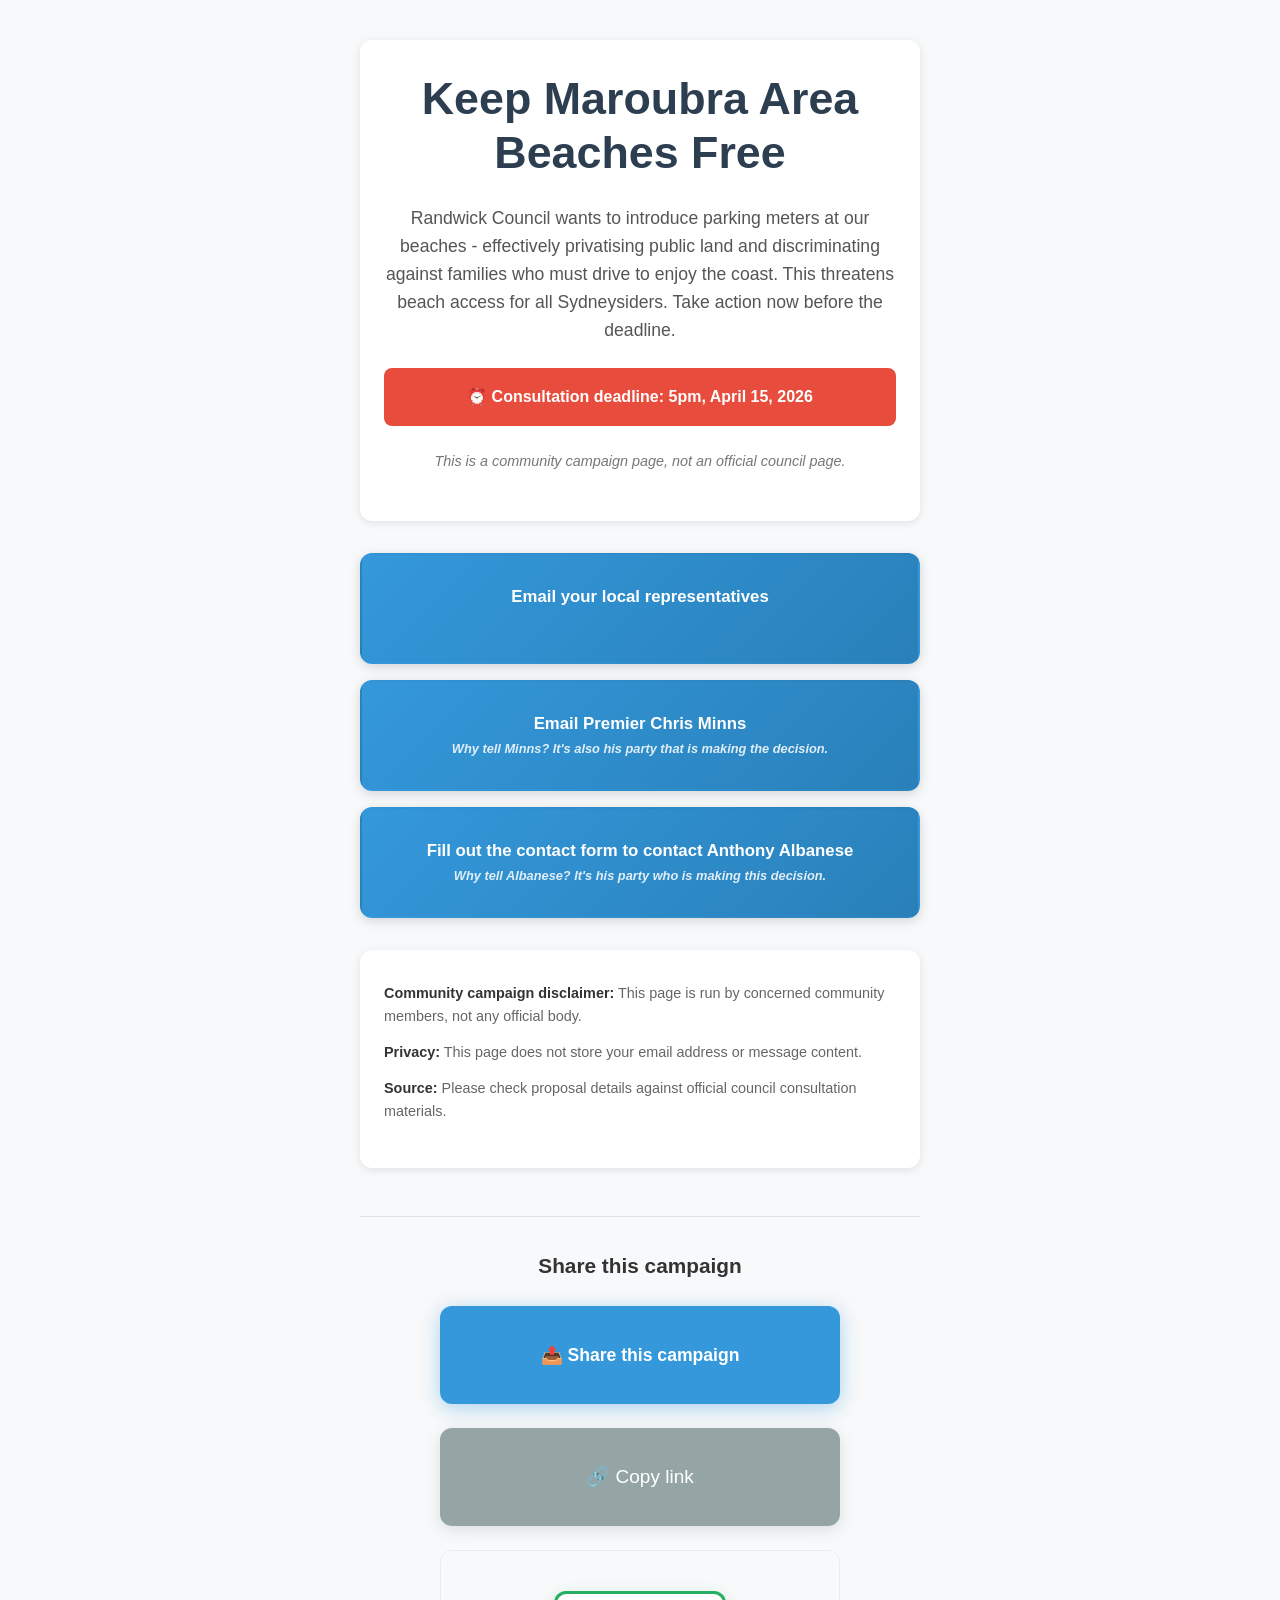
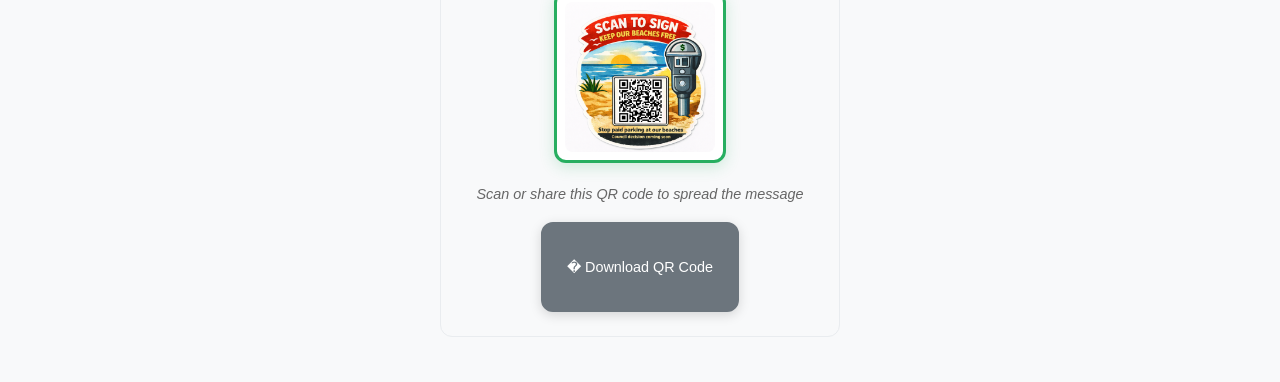
<file: index.html>
<!DOCTYPE html>
<html lang="en">
<head>
    <meta charset="UTF-8">
    <meta name="viewport" content="width=device-width, initial-scale=1.0">
    <title>Keep Maroubra Area Beaches Free</title>
    <link rel="stylesheet" href="style.css">
</head>
<body>
    <main class="container">
        <!-- Hero / Intro Section -->
        <header class="hero">
            <h1 id="page-title">Keep Maroubra Area Beaches Free</h1>
            <p id="hero-intro" class="hero-intro">
                Randwick Council wants to introduce parking meters at our beaches - effectively privatising public land and discriminating against families who must drive to enjoy the coast. This threatens beach access for all Sydneysiders. Take action now before the deadline.
            </p>
            <div class="deadline-banner">
                <strong>⏰ Consultation deadline: <span id="deadline">5pm, April 15, 2026</span></strong>
            </div>
            <p id="disclaimer" class="disclaimer">
                <em>This is a community campaign page, not an official council page.</em>
            </p>
        </header>
        
        <!-- Primary Action Buttons -->
        <section class="primary-actions">
            <div class="action-button-group">
                <button id="email-action-btn" class="button primary large with-blurb">
                    <div class="button-content">
                        <span class="button-text">Email your local representatives</span>
                        <span class="button-blurb">&nbsp;</span>
                    </div>
                </button>
            </div>
            
            <div class="action-button-group">
                <button id="email-minns-btn" class="button primary large with-blurb">
                    <div class="button-content">
                        <span class="button-text">Email Premier Chris Minns</span>
                        <span class="button-blurb">Why tell Minns? It's also his party that is making the decision.</span>
                    </div>
                </button>
            </div>
            
            <div class="action-button-group">
                <button id="email-albanese-btn" class="button primary large with-blurb">
                    <div class="button-content">
                        <span class="button-text">Fill out the contact form to contact Anthony Albanese</span>
                        <span class="button-blurb">Why tell Albanese? It's his party who is making this decision.</span>
                    </div>
                </button>
            </div>
        </section>
        
                
        <!-- Location Lookup Section -->
        <section id="location-section" class="location-section" style="display: none;">
            <h2>Find your representatives</h2>
            <p id="location-intro">Select your suburb to see who you can contact:</p>
            
            <div class="lookup-methods">
                <div class="lookup-method">
                    <label for="suburb-select">Select suburb:</label>
                    <select id="suburb-select">
                        <option value="">Choose your suburb...</option>
                    </select>
                </div>
            </div>
            
            <div id="location-results" class="location-results">
                <!-- Results will be populated by JavaScript -->
            </div>
        </section>
        
        <!-- Concern Selection Section -->
        <section id="concern-section" class="concern-section" style="display: none;">
            <h2>What's your main concern?</h2>
            <div class="concern-grid">
                <button class="concern-button" data-concern="access">
                    <span class="concern-icon">🏖️</span>
                    <span class="concern-text">Beach access should stay affordable</span>
                </button>
                <button class="concern-button" data-concern="families">
                    <span class="concern-icon">👨‍👩‍👧‍👦</span>
                    <span class="concern-text">This unfairly affects families and casual visitors</span>
                </button>
                <button class="concern-button" data-concern="streets">
                    <span class="concern-icon">🏠</span>
                    <span class="concern-text">It may push parking pressure into nearby streets</span>
                </button>
                <button class="concern-button" data-concern="business">
                    <span class="concern-icon">🏪</span>
                    <span class="concern-text">It risks harming local businesses and community use</span>
                </button>
                <button class="concern-button" data-concern="alternatives">
                    <span class="concern-icon">💡</span>
                    <span class="concern-text">I support other solutions instead</span>
                </button>
            </div>
        </section>
        
        <!-- Email Action Section -->
        <section id="email-section" class="email-section" style="display: none;">
            <h2>Ready to send your email?</h2>
            <div id="email-preview" class="email-preview">
                <div class="preview-header">
                    <strong>To:</strong> <span id="preview-recipient">-</span><br>
                    <strong>Subject:</strong> <span id="preview-subject">-</span>
                </div>
                <div class="preview-body">
                    <div id="preview-content">-</div>
                </div>
            </div>
            <button id="open-email-btn" class="button primary large action-button">
                <span class="button-text">Open email draft</span>
            </button>
        </section>
        
                
        <!-- Footer / Trust Section -->
        <footer class="footer">
            <div class="footer-content">
                <p><strong>Community campaign disclaimer:</strong> This page is run by concerned community members, not any official body.</p>
                <p><strong>Privacy:</strong> This page does not store your email address or message content.</p>
                <p><strong>Source:</strong> Please check proposal details against official council consultation materials.</p>
            </div>
        </footer>
        
        <!-- Spread the Message Section -->
        <div class="spread-message-section">
            <h3>Share this campaign</h3>
            <div class="social-sharing">
                <!-- Primary Action: Native Share -->
                <button onclick="shareCampaign()" class="button primary large share-button">
                    📤 Share this campaign
                </button>
                
                <!-- Secondary Action: Copy Link -->
                <button onclick="copyLink()" class="button secondary large copy-link-button" id="copyLinkBtn">
                    🔗 Copy link
                </button>
                
                <!-- QR Code Section -->
                <div class="qr-code-section">
                    <div class="qr-code-preview">
                        <a href="Meterless-beaches.png" download="Meterless-beaches.png" class="qr-code-link" title="Click to download QR code">
                            <img src="Meterless-beaches.png" alt="Keep Maroubra Area Beaches Free - QR Code" class="qr-code-image" id="qrCodeImg">
                        </a>
                        <p class="qr-code-caption">Scan or share this QR code to spread the message</p>
                    </div>
                    <button onclick="downloadQR()" class="button secondary small download-qr-button">
                        � Download QR Code
                    </button>
                </div>
                
                <!-- Fallback Share Buttons (hidden by default) -->
                <div id="fallbackShare" class="fallback-share" style="display:none;">
                    <p class="fallback-text">Or share on social media:</p>
                    <div class="social-buttons">
                        <a href="#" onclick="shareToSocial('facebook')" class="social-button facebook">
                            <span class="social-icon">📘</span>
                            Facebook
                        </a>
                        <a href="#" onclick="shareToSocial('twitter')" class="social-button twitter">
                            <span class="social-icon">🐦</span>
                            Twitter
                        </a>
                        <a href="#" onclick="shareToSocial('whatsapp')" class="social-button whatsapp">
                            <span class="social-icon">💬</span>
                            WhatsApp
                        </a>
                        <a href="#" onclick="shareToSocial('telegram')" class="social-button telegram">
                            <span class="social-icon">✈️</span>
                            Telegram
                        </a>
                    </div>
                </div>
            </div>
        </div>
    </main>
    
    <script src="config.js"></script>
    <script src="script.js"></script>
        
    </body>
</html>
</file>
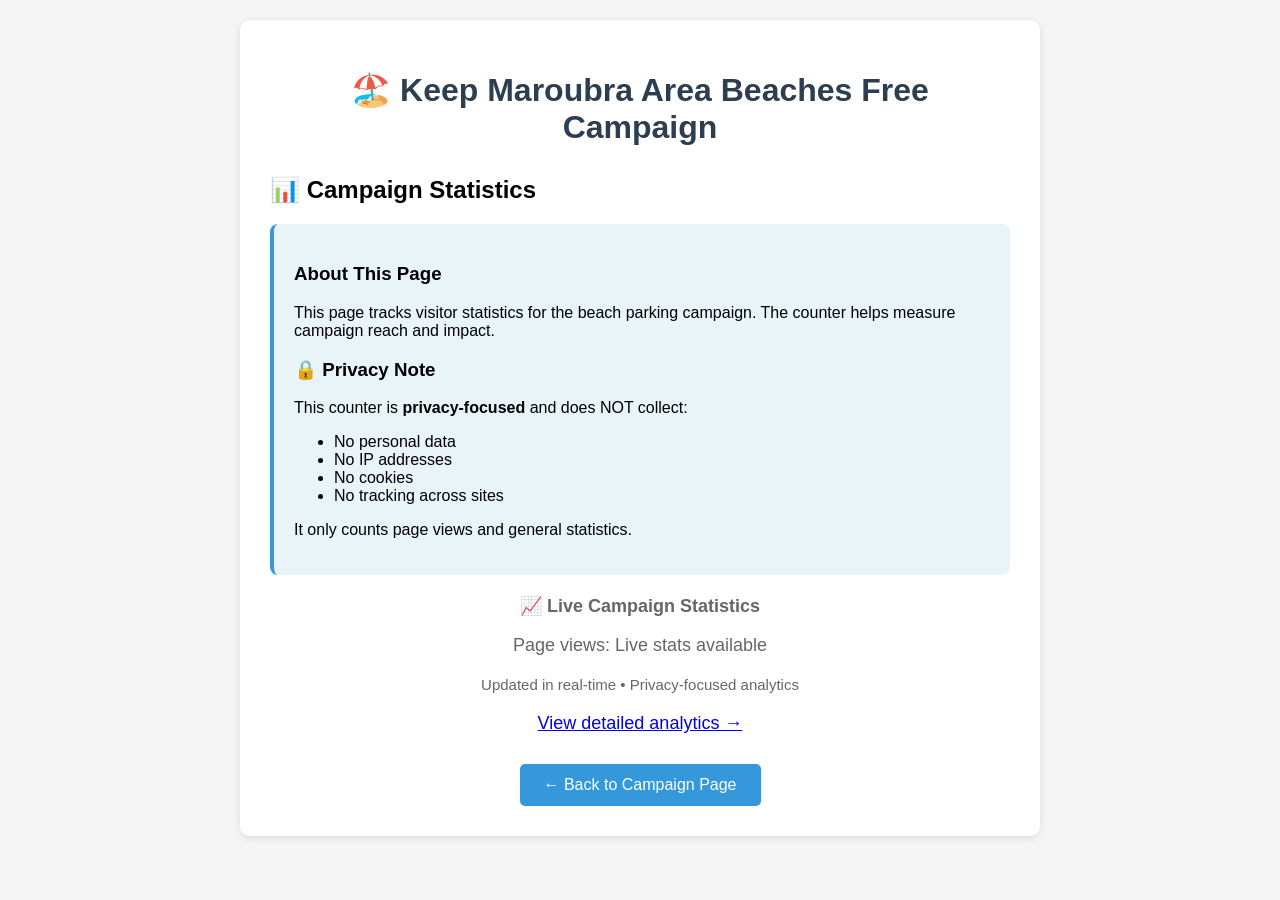
<file: hits.html>
<!DOCTYPE html>
<html lang="en">
<head>
    <meta charset="UTF-8">
    <meta name="viewport" content="width=device-width, initial-scale=1.0">
    <title>Campaign Statistics</title>
    <style>
        body {
            font-family: Arial, sans-serif;
            max-width: 800px;
            margin: 0 auto;
            padding: 20px;
            background: #f5f5f5;
        }
        .container {
            background: white;
            padding: 30px;
            border-radius: 10px;
            box-shadow: 0 2px 10px rgba(0,0,0,0.1);
        }
        h1 {
            color: #2c3e50;
            text-align: center;
            margin-bottom: 30px;
        }
        .stats-info {
            background: #e8f4f8;
            padding: 20px;
            border-radius: 8px;
            margin: 20px 0;
            border-left: 4px solid #3498db;
        }
        .link-back {
            text-align: center;
            margin-top: 30px;
        }
        .link-back a {
            display: inline-block;
            background: #3498db;
            color: white;
            padding: 12px 24px;
            text-decoration: none;
            border-radius: 5px;
            transition: background 0.3s;
        }
        .link-back a:hover {
            background: #2980b9;
        }
        .counter-info {
            text-align: center;
            font-size: 18px;
            color: #666;
            margin: 20px 0;
        }
    </style>
</head>
<body>
    <div class="container">
        <h1>🏖️ Keep Maroubra Area Beaches Free Campaign</h1>
        <h2>📊 Campaign Statistics</h2>
        
        <div class="stats-info">
            <h3>About This Page</h3>
            <p>This page tracks visitor statistics for the beach parking campaign. The counter helps measure campaign reach and impact.</p>
            
            <h3>🔒 Privacy Note</h3>
            <p>This counter is <strong>privacy-focused</strong> and does NOT collect:</p>
            <ul>
                <li>No personal data</li>
                <li>No IP addresses</li>
                <li>No cookies</li>
                <li>No tracking across sites</li>
            </ul>
            <p>It only counts page views and general statistics.</p>
        </div>
        
        <div class="counter-info">
            <p>📈 <strong>Live Campaign Statistics</strong></p>
            <p>Page views: <span id="hit-count">Loading...</span></p>
            <p><small>Updated in real-time • Privacy-focused analytics</small></p>
            <p><a href="https://meterlessbeaches.goatcounter.com/" target="_blank">View detailed analytics →</a></p>
        </div>
        
        <div class="link-back">
            <a href="index.html">← Back to Campaign Page</a>
        </div>
    </div>
    
    <!-- GoatCounter - Privacy-focused hit counter -->
    <script data-goatcounter="https://meterlessbeaches.goatcounter.com/count"
            async src="//gc.zgo.at/count.js"></script>
    
    <script>
        // Fetch and display live hit count
        async function updateHitCount() {
            try {
                // GoatCounter API endpoint
                const response = await fetch('https://meterlessbeaches.goatcounter.com/api/v0/counters/hits/html');
                const text = await response.text();
                
                // Extract the count from the HTML response
                const match = text.match(/<h1>(\d+)<\/h1>/);
                if (match) {
                    document.getElementById('hit-count').textContent = match[1];
                } else {
                    document.getElementById('hit-count').textContent = 'Counting...';
                }
            } catch (error) {
                // Fallback if API fails
                document.getElementById('hit-count').textContent = 'Live stats available';
            }
        }
        
        // Update count when page loads
        updateHitCount();
        
        // Update every 30 seconds for live feel
        setInterval(updateHitCount, 30000);
    </script>
</body>
</html>
</file>
<file: style.css>
/* Reset and base styles */
* {
    margin: 0;
    padding: 0;
    box-sizing: border-box;
}

body {
    font-family: -apple-system, BlinkMacSystemFont, 'Segoe UI', Roboto, Oxygen, Ubuntu, Cantarell, sans-serif;
    line-height: 1.6;
    color: #333;
    background-color: #f8f9fa;
}

.container {
    max-width: 600px;
    margin: 0 auto;
    padding: 20px;
}

/* Hide official submission button during email workflow */
.hide-official-submission {
    display: none !important;
}

/* Typography */
h1 {
    font-size: 2.2rem;
    font-weight: 700;
    text-align: center;
    margin-bottom: 1.5rem;
    color: #2c3e50;
    line-height: 1.2;
}

h2 {
    font-size: 1.5rem;
    font-weight: 600;
    margin-bottom: 1rem;
    color: #34495e;
}

p {
    font-size: 1.1rem;
    margin-bottom: 1rem;
    color: #555;
}

/* Hero Section */
.hero {
    text-align: center;
    background: white;
    padding: 2rem 1.5rem;
    border-radius: 12px;
    box-shadow: 0 2px 8px rgba(0,0,0,0.1);
    margin-bottom: 2rem;
}

.hero-intro {
    font-size: 1.1rem;
    margin-bottom: 1.5rem;
    color: #555;
}

.deadline-banner {
    background: #e74c3c;
    color: white;
    padding: 1rem;
    border-radius: 8px;
    margin-bottom: 1.5rem;
    font-weight: 600;
    text-align: center;
}

.disclaimer {
    font-size: 0.9rem;
    color: #777;
    margin-top: 1rem;
}

/* Primary Actions */
.primary-actions {
    display: grid;
    gap: 1rem;
    margin-bottom: 2rem;
}

.action-button-group {
    display: flex;
    flex-direction: column;
    gap: 0.5rem;
}

.button.with-blurb {
    min-height: 80px;
    padding: 1.5rem;
    text-align: center;
    align-items: center;
    justify-content: center;
    gap: 0;
}

.button-content {
    display: flex;
    flex-direction: column;
    gap: 0.4rem;
    flex: 1;
    align-items: center;
    width: 100%;
}

.button.with-blurb .button-text {
    font-weight: 600;
    font-size: 1.05rem;
    line-height: 1.2;
    margin: 0;
}

.button.with-blurb .button-blurb {
    font-size: 0.8rem;
    color: rgba(255, 255, 255, 0.85);
    font-style: italic;
    line-height: 1.3;
    margin: 0;
    padding: 0;
    max-width: 100%;
}

/* Official Consultation Section */
.consultation-section {
    background: white;
    padding: 2rem 1.5rem;
    border-radius: 12px;
    box-shadow: 0 2px 8px rgba(0,0,0,0.1);
    margin-bottom: 2rem;
}

.consultation-card {
    display: flex;
    align-items: flex-start;
    gap: 1.5rem;
    background: #f8f9fa;
    padding: 1.5rem;
    border-radius: 8px;
    border: 2px solid #e9ecef;
}

.consultation-icon {
    font-size: 2.5rem;
    flex-shrink: 0;
}

.consultation-content {
    flex: 1;
}

.consultation-content h3 {
    font-size: 1.3rem;
    font-weight: 600;
    margin-bottom: 0.8rem;
    color: #2c3e50;
}

.consultation-content p {
    font-size: 1rem;
    margin-bottom: 1.2rem;
    color: #555;
    line-height: 1.5;
}

.consultation-content .button {
    align-self: flex-start;
    text-decoration: none;
}

/* Button styles */
.button {
    display: flex;
    align-items: center;
    justify-content: center;
    background: white;
    color: #333;
    text-decoration: none;
    padding: 1.2rem 1.5rem;
    border-radius: 12px;
    box-shadow: 0 3px 12px rgba(0,0,0,0.15);
    transition: all 0.3s ease;
    border: 2px solid transparent;
    min-height: 80px;
    text-align: center;
    cursor: pointer;
    font-family: inherit;
    font-size: 1rem;
}

.button:hover {
    transform: translateY(-2px);
    box-shadow: 0 5px 20px rgba(0,0,0,0.2);
    border-color: #3498db;
}

.button:active {
    transform: translateY(0);
}

.button.primary {
    background: linear-gradient(135deg, #3498db, #2980b9);
    color: white;
    font-weight: 600;
    font-size: 1.2rem;
}

.button.primary:hover {
    background: linear-gradient(135deg, #2980b9, #21618c);
    border-color: #21618c;
}

.button.large {
    padding: 1.5rem 2rem;
    min-height: 90px;
    font-size: 1.2rem;
}

.button-icon {
    font-size: 1.5rem;
    margin-right: 0.5rem;
    flex-shrink: 0;
}

.button-text {
    font-size: 1.1rem;
    font-weight: 500;
}

/* Location Section */
.location-section {
    background: white;
    padding: 2rem 1.5rem;
    border-radius: 12px;
    box-shadow: 0 2px 8px rgba(0,0,0,0.1);
    margin-bottom: 2rem;
}

.lookup-methods {
    display: flex;
    flex-direction: column;
    gap: 1.5rem;
    margin-bottom: 2rem;
}

.lookup-method {
    display: flex;
    flex-direction: column;
    gap: 0.5rem;
}

.lookup-method label {
    font-weight: 600;
    color: #34495e;
}

.lookup-method input,
.lookup-method select {
    padding: 1rem;
    border: 2px solid #e0e0e0;
    border-radius: 8px;
    font-size: 1rem;
    font-family: inherit;
    transition: border-color 0.3s ease;
}

.lookup-method input:focus,
.lookup-method select:focus {
    outline: none;
    border-color: #3498db;
}

.lookup-divider {
    text-align: center;
    color: #777;
    font-weight: 600;
    position: relative;
}

.lookup-divider::before {
    content: '';
    position: absolute;
    top: 50%;
    left: 0;
    right: 0;
    height: 1px;
    background: #e0e0e0;
    z-index: 0;
}

.lookup-divider::after {
    content: 'OR';
    background: white;
    padding: 0 1rem;
    position: relative;
    z-index: 1;
}

/* Location Results */
.location-results {
    background: #f8f9fa;
    padding: 1.5rem;
    border-radius: 8px;
    border: 2px solid #e9ecef;
}

.result-card {
    background: white;
    border: 2px solid #e0e0e0;
    padding: 1.2rem;
    border-radius: 8px;
    margin-bottom: 1rem;
    cursor: pointer;
    transition: all 0.3s ease;
}

.result-card:hover {
    border-color: #3498db;
    transform: translateY(-1px);
    box-shadow: 0 3px 12px rgba(52, 152, 219, 0.2);
}

.result-card.selected {
    background: linear-gradient(135deg, #3498db, #2980b9);
    color: white;
    border-color: #2980b9;
}

.result-title {
    font-weight: 600;
    margin-bottom: 0.5rem;
}

.result-description {
    font-size: 0.9rem;
    opacity: 0.8;
}

/* Concern Section */
.concern-section {
    background: white;
    padding: 2rem 1.5rem;
    border-radius: 12px;
    box-shadow: 0 2px 8px rgba(0,0,0,0.1);
    margin-bottom: 2rem;
}

.concern-grid {
    display: grid;
    gap: 1rem;
    grid-template-columns: repeat(auto-fit, minmax(280px, 1fr));
}

.concern-button {
    display: flex;
    align-items: flex-start;
    background: white;
    color: #333;
    border: 2px solid #e0e0e0;
    padding: 1.2rem 1rem;
    border-radius: 12px;
    cursor: pointer;
    transition: all 0.3s ease;
    min-height: 80px;
    text-align: left;
    font-size: 1rem;
    font-family: inherit;
}

.concern-button:hover {
    border-color: #3498db;
    transform: translateY(-1px);
    box-shadow: 0 3px 12px rgba(52, 152, 219, 0.2);
}

.concern-button.selected {
    background: linear-gradient(135deg, #3498db, #2980b9);
    color: white;
    border-color: #2980b9;
}

.concern-icon {
    font-size: 1.5rem;
    margin-right: 0.8rem;
    margin-top: 0.1rem;
    flex-shrink: 0;
}

.concern-text {
    font-weight: 500;
    line-height: 1.3;
}

/* Email Section */
.email-section {
    background: white;
    padding: 2rem 1.5rem;
    border-radius: 12px;
    box-shadow: 0 2px 8px rgba(0,0,0,0.1);
    margin-bottom: 2rem;
}

.email-preview {
    background: #f8f9fa;
    border: 2px solid #e9ecef;
    border-radius: 8px;
    padding: 1.5rem;
    margin-bottom: 1.5rem;
    font-size: 0.9rem;
}

.preview-header {
    margin-bottom: 1rem;
    padding-bottom: 1rem;
    border-bottom: 1px solid #e0e0e0;
}

.preview-body {
    line-height: 1.5;
    white-space: pre-wrap;
}

.action-button {
    width: 100%;
    max-width: 400px;
    margin: 0 auto;
}

/* Downloads Section */
.downloads {
    background: white;
    padding: 2rem 1.5rem;
    border-radius: 12px;
    box-shadow: 0 2px 8px rgba(0,0,0,0.1);
    margin-bottom: 2rem;
}

.button-grid {
    display: grid;
    gap: 1rem;
    grid-template-columns: 1fr;
}

/* Footer */
.footer {
    background: white;
    padding: 2rem 1.5rem;
    border-radius: 12px;
    box-shadow: 0 2px 8px rgba(0,0,0,0.1);
    margin-top: 2rem;
}

.footer-content p {
    font-size: 0.9rem;
    margin-bottom: 0.8rem;
    color: #666;
}

.footer-content strong {
    color: #333;
}

/* Responsive design */
@media (min-width: 768px) {
    .container {
        padding: 40px 20px;
    }
    
    h1 {
        font-size: 2.8rem;
    }
    
    .button-grid {
        grid-template-columns: repeat(auto-fit, minmax(250px, 1fr));
    }
    
    .concern-grid {
        grid-template-columns: repeat(auto-fit, minmax(200px, 1fr));
    }
    
    .button {
        padding: 1.5rem 2rem;
        min-height: 90px;
    }
    
    .button.with-blurb {
        min-height: 90px;
    }
    
    .button.large {
        padding: 2rem 2.5rem;
        min-height: 100px;
    }
    
    .button.large.with-blurb {
        min-height: 100px;
    }
    
    .concern-button {
        padding: 1.5rem 1.2rem;
        min-height: 85px;
    }
    
    .lookup-methods {
        flex-direction: row;
        align-items: flex-start;
    }
    
    .lookup-method {
        flex: 1;
    }
    
    .lookup-divider {
        flex-direction: column;
        margin: 0 2rem;
    }
    
    .lookup-divider::before {
        width: 1px;
        height: 100%;
        top: 0;
        left: 50%;
    }
    
    .lookup-divider::after {
        content: 'OR';
        transform: rotate(-90deg);
        margin-top: -1rem;
    }
    
    .consultation-card {
        flex-direction: column;
        text-align: center;
        gap: 1rem;
    }
    
    .consultation-icon {
        font-size: 2rem;
    }
}

@media (max-width: 480px) {
    .container {
        padding: 15px;
    }
    
    h1 {
        font-size: 1.8rem;
    }
    
    h2 {
        font-size: 1.3rem;
    }
    
    p {
        font-size: 1rem;
    }
    
    .hero {
        padding: 1.5rem 1rem;
    }
    
    .button {
        padding: 1rem 1.2rem;
        min-height: 70px;
    }
    
    .button.with-blurb {
        min-height: 70px;
    }
    
    .button.large {
        padding: 1.2rem 1.5rem;
        min-height: 80px;
        font-size: 1.1rem;
    }
    
    .button.large.with-blurb {
        min-height: 80px;
    }
    
    .button-icon {
        font-size: 1.3rem;
        margin-right: 0.4rem;
    }
    
    .button-text {
        font-size: 1rem;
    }
    
    .concern-button {
        padding: 1rem 0.8rem;
        min-height: 70px;
        font-size: 0.95rem;
    }
    
    .concern-icon {
        font-size: 1.3rem;
        margin-right: 0.6rem;
    }
    
    .concern-text {
        font-size: 0.95rem;
    }
    
    .location-section,
    .concern-section,
    .email-section,
    .downloads,
    .footer {
        padding: 1.5rem 1rem;
    }
    
    .deadline-banner {
        padding: 0.8rem;
        font-size: 0.95rem;
    }
}

/* Accessibility */
.button:focus,
.concern-button:focus,
.result-card:focus,
input:focus,
select:focus {
    outline: 3px solid #3498db;
    outline-offset: 2px;
}

/* High contrast mode support */
@media (prefers-contrast: high) {
    .button {
        border: 2px solid #333;
    }
}

/* Spread Message Section */
.spread-message-section {
    text-align: center;
    margin-top: 3rem;
    padding-top: 2rem;
    border-top: 1px solid #e0e0e0;
}

.spread-message-section h3 {
    margin-bottom: 1.5rem;
    color: #333;
    font-size: 1.3rem;
}

.social-sharing {
    display: flex;
    flex-direction: column;
    align-items: center;
    gap: 1.5rem;
    width: 100%;
    max-width: 400px;
    margin: 0 auto;
}

/* Primary Share Button */
.share-button {
    width: 100%;
    background: #3498db !important;
    color: white !important;
    border: 2px solid #3498db !important;
    box-shadow: 0 4px 20px rgba(52, 152, 219, 0.4) !important;
    transition: all 0.3s ease !important;
    font-size: 1.1rem !important;
    padding: 1.2rem 2rem !important;
}

.share-button:hover {
    background: #2980b9 !important;
    border-color: #2980b9 !important;
    box-shadow: 0 6px 25px rgba(41, 128, 185, 0.6) !important;
    transform: translateY(-2px) !important;
}

/* Secondary Copy Link Button */
.copy-link-button {
    width: 100%;
    background: #95a5a6 !important;
    color: white !important;
    border: 2px solid #95a5a6 !important;
    box-shadow: 0 4px 15px rgba(149, 165, 166, 0.3) !important;
    transition: all 0.3s ease !important;
}

.copy-link-button:hover {
    background: #7f8c8d !important;
    border-color: #7f8c8d !important;
    box-shadow: 0 6px 20px rgba(127, 140, 141, 0.5) !important;
    transform: translateY(-1px) !important;
}

/* QR Code Section (Tertiary) */
.qr-code-section {
    text-align: center;
    padding: 1.5rem;
    background: #f8f9fa;
    border-radius: 12px;
    border: 1px solid #e9ecef;
    width: 100%;
}

.qr-code-preview {
    margin-bottom: 1rem;
}

.qr-code-image {
    width: 120px;
    height: 120px;
    border-radius: 8px;
}

.qr-code-caption {
    margin-top: 0.5rem;
    font-size: 0.85rem;
    color: #6c757d;
    font-style: italic;
}

.download-qr-button {
    background: #6c757d !important;
    color: white !important;
    border: 2px solid #6c757d !important;
    font-size: 0.9rem !important;
    padding: 0.8rem 1.5rem !important;
}

.download-qr-button:hover {
    background: #5a6268 !important;
    border-color: #5a6268 !important;
    transform: translateY(-1px) !important;
}

/* Fallback Share Section */
.fallback-share {
    text-align: center;
    width: 100%;
    padding: 1.5rem;
    background: #fff3cd;
    border-radius: 12px;
    border: 1px solid #ffeaa7;
}

.fallback-text {
    margin: 0 0 1rem 0;
    font-size: 0.9rem;
    color: #856404;
    font-weight: 500;
}

.social-buttons {
    display: flex;
    flex-wrap: wrap;
    justify-content: center;
    gap: 0.8rem;
}

@media (max-width: 768px) {
    .social-sharing {
        max-width: 300px;
    }
    
    .social-buttons {
        max-width: 250px;
    }
    
    .social-button {
        flex: 1 1 calc(50% - 0.4rem);
        min-width: 100px;
        font-size: 0.8rem;
        padding: 0.6rem 1rem;
    }
}

.qr-code-preview {
    text-align: center;
    margin: 1rem 0;
}

.qr-code-link {
    display: inline-block;
    text-decoration: none;
    border: 3px solid #27ae60;
    border-radius: 12px;
    padding: 8px;
    background: white;
    transition: all 0.3s ease;
    box-shadow: 0 4px 15px rgba(39, 174, 96, 0.2);
}

.qr-code-link:hover {
    transform: scale(1.05);
    box-shadow: 0 6px 20px rgba(39, 174, 96, 0.3);
    border-color: #229954;
}

.qr-code-image {
    width: 150px;
    height: 150px;
    display: block;
    border-radius: 8px;
}

.qr-code-caption {
    margin-top: 0.8rem;
    font-size: 0.9rem;
    color: #666;
    font-style: italic;
}

.social-buttons {
    display: flex;
    flex-wrap: wrap;
    justify-content: center;
    gap: 1rem;
    max-width: 500px;
}

@media (max-width: 768px) {
    .social-buttons {
        max-width: 300px;
    }
    
    .social-button {
        flex: 1 1 calc(50% - 0.5rem);
        min-width: 120px;
        justify-content: center;
    }
}

.social-button {
    display: flex;
    align-items: center;
    gap: 0.5rem;
    padding: 0.8rem 1.2rem;
    border-radius: 8px;
    text-decoration: none;
    font-weight: 500;
    font-size: 0.9rem;
    transition: all 0.3s ease;
    border: none;
    cursor: pointer;
}

.social-icon {
    font-size: 1.1rem;
}

.social-button.facebook {
    background: #1877f2;
    color: white;
}

.social-button.facebook:hover {
    background: #166fe5;
    transform: translateY(-2px);
}

.social-button.twitter {
    background: #1da1f2;
    color: white;
}

.social-button.twitter:hover {
    background: #1a91da;
    transform: translateY(-2px);
}

.social-button.whatsapp {
    background: #25d366;
    color: white;
}

.social-button.whatsapp:hover {
    background: #22c857;
    transform: translateY(-2px);
}

.social-button.telegram {
    background: #0088cc;
    color: white;
}

.social-button.telegram:hover {
    background: #0077bb;
    transform: translateY(-2px);
}

.spread-message-section .button {
    display: inline-flex;
    text-decoration: none;
}

.upload-button {
    background: #3498db !important;
    color: white !important;
    border: 2px solid #3498db !important;
    box-shadow: 0 4px 20px rgba(52, 152, 219, 0.4) !important;
    transition: all 0.3s ease !important;
}

.upload-button:hover {
    background: #2980b9 !important;
    border-color: #2980b9 !important;
    box-shadow: 0 6px 25px rgba(41, 128, 185, 0.6) !important;
    transform: translateY(-2px) !important;
}

.spread-button {
    background: #27ae60 !important;
    color: white !important;
    border: 2px solid #27ae60 !important;
    box-shadow: 0 4px 20px rgba(39, 174, 96, 0.4) !important;
    transition: all 0.3s ease !important;
}

.spread-button:hover {
    background: #229954 !important;
    border-color: #229954 !important;
    box-shadow: 0 6px 25px rgba(34, 153, 84, 0.6) !important;
    transform: translateY(-2px) !important;
}

/* Reduced motion support */
@media (prefers-reduced-motion: reduce) {
    .button,
    .concern-button,
    .result-card {
        transition: none;
    }
    
    .button:hover,
    .concern-button:hover,
    .result-card:hover {
        transform: none;
    }
}
</file>
